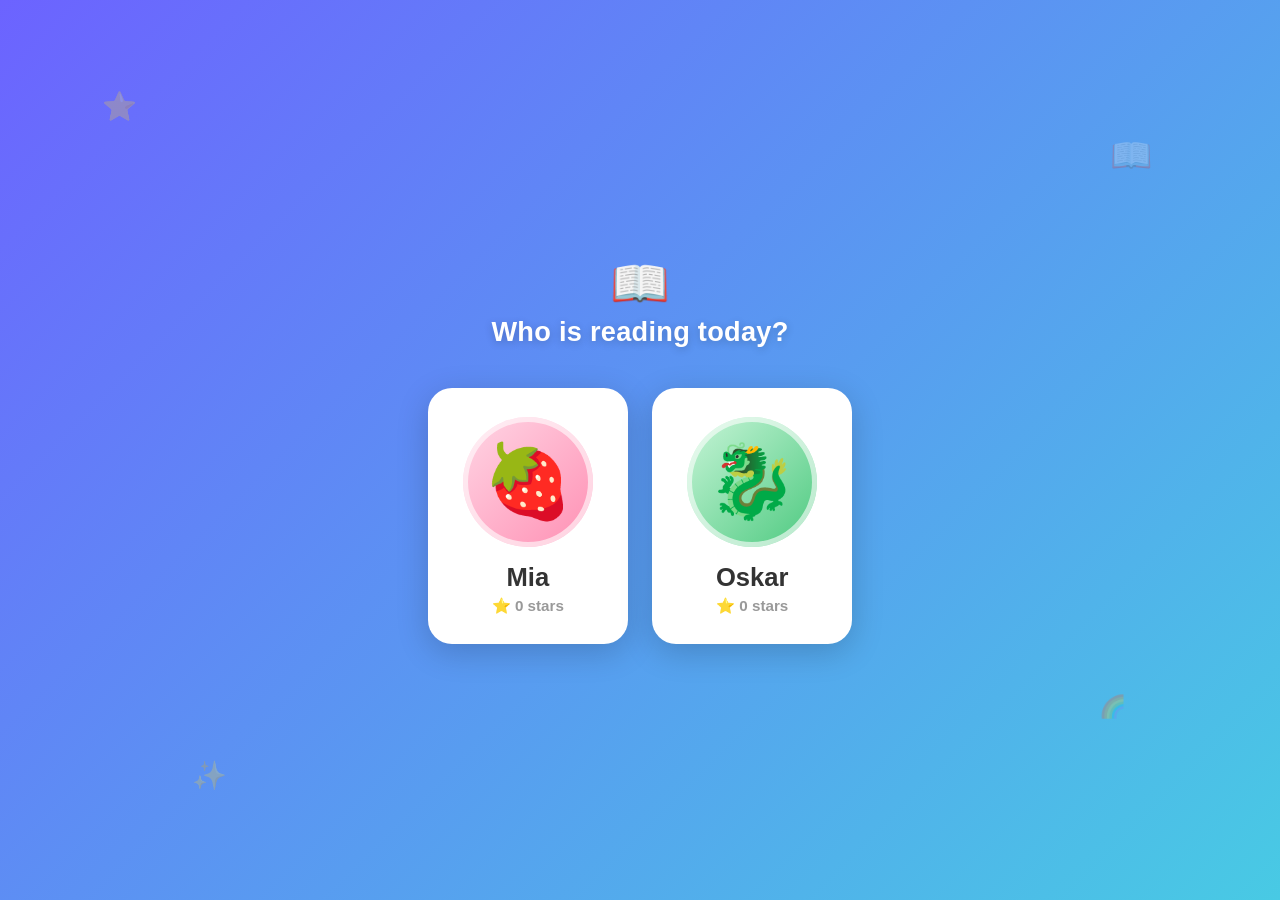
<file: index.html>
<!DOCTYPE html>
<html lang="en">
<head>
<meta charset="UTF-8">
<meta name="viewport" content="width=device-width,initial-scale=1">
<meta name="theme-color" content="#6c63ff">
<title>Little Reader</title>
<style>
  * { box-sizing: border-box; margin: 0; padding: 0; }
  body {
    min-height: 100vh; display: flex; flex-direction: column; align-items: center; justify-content: center;
    background: linear-gradient(135deg, #6C63FF 0%, #48CAE4 100%);
    font-family: 'Segoe UI', Arial, sans-serif;
    overflow: hidden; position: relative;
  }
  .decor { position: absolute; inset: 0; pointer-events: none; }
  .decor span { position: absolute; font-size: 28px; opacity: 0.25; animation: floaty 7s ease-in-out infinite; }
  .decor span:nth-child(1) { top: 10%; left: 8%; animation-delay: 0s; }
  .decor span:nth-child(2) { top: 15%; right: 10%; font-size: 34px; animation-delay: 1.5s; }
  .decor span:nth-child(3) { bottom: 12%; left: 15%; animation-delay: 3s; }
  .decor span:nth-child(4) { bottom: 20%; right: 12%; font-size: 22px; animation-delay: 4.5s; }
  @keyframes floaty { 0%,100% { transform: translateY(0) rotate(0deg); } 50% { transform: translateY(-14px) rotate(8deg); } }
  .logo { font-size: 3rem; text-align: center; margin-bottom: 0.25rem; }
  h1 { color: white; font-size: 1.7rem; margin-bottom: 2.5rem; text-align: center; text-shadow: 0 2px 8px rgba(0,0,0,0.2); letter-spacing: 0.01em; }
  .profiles { display: flex; gap: 1.5rem; flex-wrap: wrap; justify-content: center; padding: 0 1rem; }
  .profile {
    background: white; border-radius: 24px; padding: 1.8rem 2.2rem; text-align: center; cursor: pointer;
    box-shadow: 0 8px 32px rgba(0,0,0,0.18); transition: transform 0.15s, box-shadow 0.15s;
    text-decoration: none; display: block; min-width: 150px;
  }
  .profile:hover, .profile:active { transform: scale(1.06); box-shadow: 0 12px 40px rgba(0,0,0,0.25); }
  .avatar {
    width: 130px; height: 130px; border-radius: 50%; display: flex; align-items: center; justify-content: center;
    font-size: 4.5rem; margin: 0 auto 1rem; box-shadow: inset 0 0 0 5px rgba(255,255,255,0.6);
  }
  .mia .avatar { background: linear-gradient(135deg, #FFD6E5, #FF8FB3); }
  .oskar .avatar { background: linear-gradient(135deg, #C8F5D8, #4CC97F); }
  .name { font-size: 1.6rem; font-weight: 800; color: #333; }
  .stars { font-size: 0.95rem; font-weight: 700; color: #999; margin-top: 0.35rem; }
</style>
</head>
<body>
<div class="decor" aria-hidden="true"><span>⭐</span><span>📖</span><span>✨</span><span>🌈</span></div>
<div class="logo">📖</div>
<h1>Who is reading today?</h1>
<div class="profiles">
  <a href="app.html?name=Mia" class="profile mia">
    <div class="avatar">🍓</div>
    <div class="name">Mia</div>
    <div class="stars" id="stars-mia">⭐ 0 stars</div>
  </a>
  <a href="app.html?name=Oskar" class="profile oskar">
    <div class="avatar">🐉</div>
    <div class="name">Oskar</div>
    <div class="stars" id="stars-oskar">⭐ 0 stars</div>
  </a>
</div>
<script>
  function starsFor(name) {
    try {
      const raw = localStorage.getItem('lr_' + name + '_starsTotal');
      return raw === null ? 0 : JSON.parse(raw);
    } catch { return 0; }
  }
  document.getElementById('stars-mia').textContent = '⭐ ' + starsFor('Mia') + ' stars';
  document.getElementById('stars-oskar').textContent = '⭐ ' + starsFor('Oskar') + ' stars';
</script>
</body>
</html>
</file>
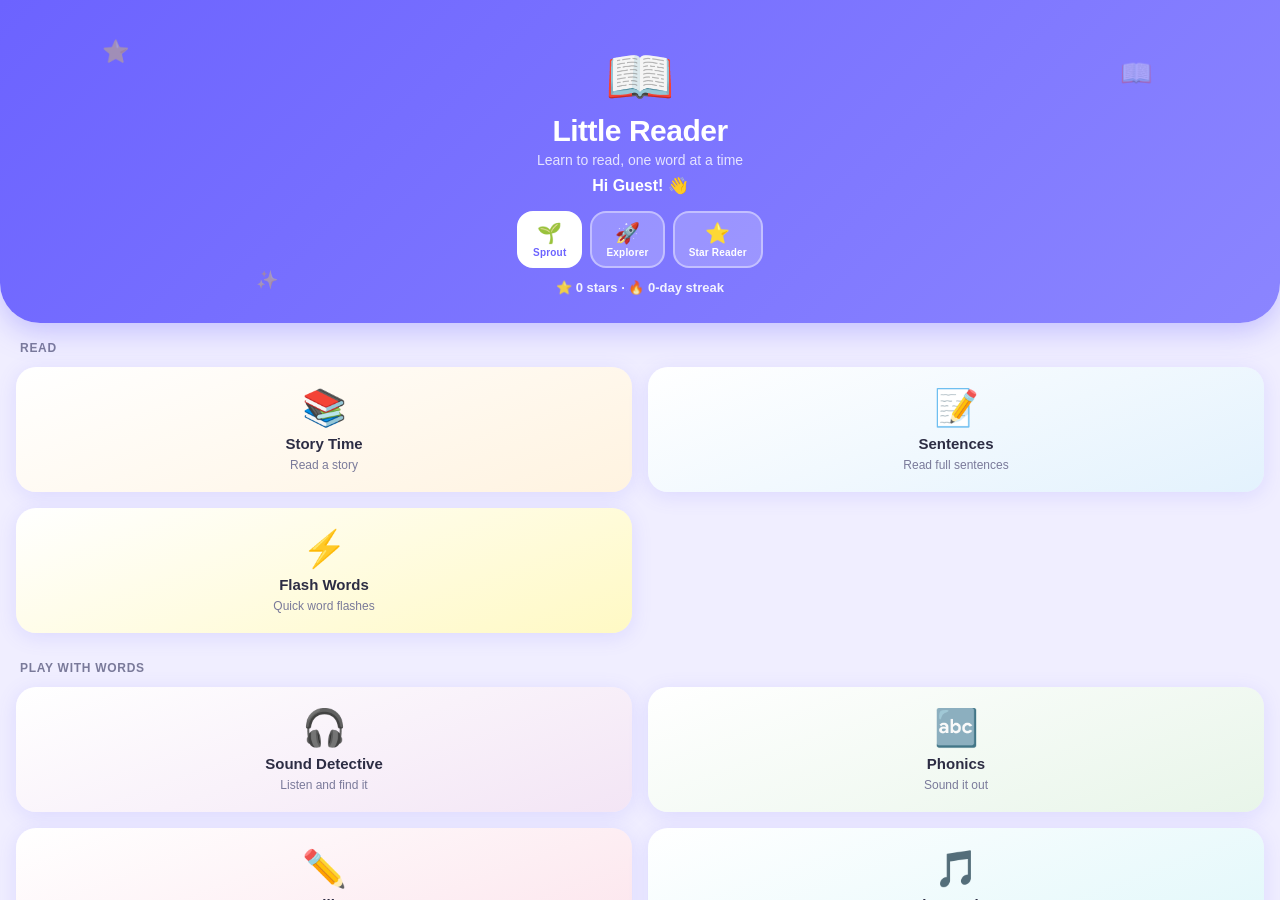
<file: app.html>
<!DOCTYPE html>
<html lang="en">
<head>
  <meta charset="UTF-8" />
  <meta name="viewport" content="width=device-width, initial-scale=1.0, user-scalable=no" />
  <meta name="theme-color" content="#6c63ff" />
  <meta name="apple-mobile-web-app-capable" content="yes" />
  <meta name="apple-mobile-web-app-status-bar-style" content="black-translucent" />
  <meta name="apple-mobile-web-app-title" content="Little Reader" />
  <title>Little Reader</title>
  <link rel="manifest" href="manifest.json" />
  <link rel="apple-touch-icon" href="icon-192.png" />
  <link rel="stylesheet" href="styles.css" />
</head>
<body>
  <div id="app">
    <div id="screen-home" class="screen active">
      <div class="home-header">
        <div class="header-decor" aria-hidden="true">
          <span class="decor-emoji d1">⭐</span>
          <span class="decor-emoji d2">📖</span>
          <span class="decor-emoji d3">✨</span>
        </div>
        <div class="app-logo">📖</div>
        <h1 class="app-title">Little Reader</h1>
        <p class="app-subtitle">Learn to read, one word at a time</p>
        <p id="profile-greeting" class="profile-greeting"></p>
        <div class="level-select" id="level-select">
          <button class="level-btn" data-level="1"><span class="level-emoji">🌱</span><span class="level-name">Sprout</span></button>
          <button class="level-btn" data-level="2"><span class="level-emoji">🚀</span><span class="level-name">Explorer</span></button>
          <button class="level-btn" data-level="3"><span class="level-emoji">⭐</span><span class="level-name">Star Reader</span></button>
        </div>
        <p id="home-stats" class="home-stats"></p>
      </div>
      <div class="mode-section-label">Read</div>
      <div class="mode-grid">
        <button class="mode-card" data-mode="story"><span class="mode-icon">📚</span><span class="mode-name">Story Time</span><span class="mode-desc">Read a story</span></button>
        <button class="mode-card" data-mode="sentences"><span class="mode-icon">📝</span><span class="mode-name">Sentences</span><span class="mode-desc">Read full sentences</span></button>
        <button class="mode-card" data-mode="flash"><span class="mode-icon">⚡</span><span class="mode-name">Flash Words</span><span class="mode-desc">Quick word flashes</span></button>
      </div>
      <div class="mode-section-label">Play with Words</div>
      <div class="mode-grid">
        <button class="mode-card" data-mode="sound-detective"><span class="mode-icon">🎧</span><span class="mode-name">Sound Detective</span><span class="mode-desc">Listen and find it</span></button>
        <button class="mode-card" data-mode="phonics"><span class="mode-icon">🔤</span><span class="mode-name">Phonics</span><span class="mode-desc">Sound it out</span></button>
        <button class="mode-card" data-mode="spelling"><span class="mode-icon">✏️</span><span class="mode-name">Spelling</span><span class="mode-desc">Tap the letters</span></button>
        <button class="mode-card" data-mode="rhyme"><span class="mode-icon">🎵</span><span class="mode-name">Rhyme Time</span><span class="mode-desc">Find the rhyme</span></button>
        <button class="mode-card" data-mode="cloze"><span class="mode-icon">🕳️</span><span class="mode-name">Missing Word</span><span class="mode-desc">Fill the blank</span></button>
        <button class="mode-card" data-mode="scramble"><span class="mode-icon">🧩</span><span class="mode-name">Sentence Scramble</span><span class="mode-desc">Put it in order</span></button>
      </div>
      <div class="progress-bar-container">
        <div class="progress-label">Today's progress</div>
        <div class="progress-track"><div class="progress-fill" id="daily-progress"></div></div>
        <div class="progress-count" id="progress-count">0 words today</div>
      </div>
      <button class="stickers-btn" id="btn-stickers">🏅 Sticker Book</button>
    </div>
    <div id="screen-game" class="screen">
      <div class="game-header">
        <button class="btn-back" id="btn-back">←</button>
        <div class="game-mode-title" id="game-mode-title">Sight Words</div>
        <div class="game-score" id="game-score">⭐ 0</div>
      </div>
      <div class="game-content" id="game-content"></div>
      <div class="game-controls" id="game-controls"></div>
      <div class="feedback-overlay" id="feedback-overlay">
        <div class="feedback-emoji" id="feedback-emoji">🎉</div>
        <div class="feedback-text" id="feedback-text">Great job!</div>
      </div>
    </div>
    <div id="screen-results" class="screen">
      <div class="results-content">
        <div class="results-trophy">🏆</div>
        <h2 class="results-title">Awesome!</h2>
        <div class="results-stats">
          <div class="stat-box"><div class="stat-number" id="result-correct">0</div><div class="stat-label">Correct</div></div>
          <div class="stat-box"><div class="stat-number" id="result-total">0</div><div class="stat-label">Total</div></div>
          <div class="stat-box"><div class="stat-number" id="result-stars">0</div><div class="stat-label">Stars ⭐</div></div>
        </div>
        <div class="results-message" id="results-message">Keep it up!</div>
        <button class="btn-primary" id="btn-play-again">Play Again</button>
        <button class="btn-secondary" id="btn-home">Home</button>
      </div>
    </div>
    <div id="screen-stickers" class="screen">
      <div class="game-header">
        <button class="btn-back" id="btn-stickers-back">←</button>
        <div class="game-mode-title">🏅 Sticker Book</div>
        <div class="game-header-spacer"></div>
      </div>
      <div class="sticker-screen-content">
        <div class="sticker-count" id="sticker-count">0 / 32 stickers found</div>
        <div class="sticker-grid" id="sticker-grid"></div>
      </div>
    </div>
  </div>
  <script src="data.js"></script>
  <script src="app.js"></script>
</body>
</html>
</file>
<file: styles.css>
/* ===== Reset & Base ===== */
*, *::before, *::after { box-sizing: border-box; margin: 0; padding: 0; }

:root {
  --purple: #6c63ff;
  --purple-light: #8b85ff;
  --accent: var(--purple);
  --accent-light: var(--purple-light);
  --green: #4caf50;
  --green-light: #66bb6a;
  --red: #ef5350;
  --orange: #ff9800;
  --yellow: #ffd600;
  --bg: #f0eeff;
  --card-bg: #ffffff;
  --text: #2d2d44;
  --text-muted: #7a7a9a;
  --radius: 20px;
  --shadow: 0 4px 20px rgba(108,99,255,0.15);
  --font-heading: 'Segoe UI', 'Helvetica Neue', Arial, sans-serif;
  --font-reading: 'Comic Sans MS', 'Comic Sans', 'Segoe UI', system-ui, sans-serif;
}

html, body {
  height: 100%;
  font-family: var(--font-heading);
  background: var(--bg);
  color: var(--text);
  overflow: hidden;
  touch-action: manipulation;
  -webkit-tap-highlight-color: transparent;
}

#app { height: 100vh; position: relative; overflow: hidden; }

.screen {
  position: absolute; inset: 0;
  display: flex; flex-direction: column;
  overflow-y: auto;
  opacity: 0; pointer-events: none;
  transform: translateY(20px);
  transition: opacity 0.25s ease, transform 0.25s ease;
}
.screen.active { opacity: 1; pointer-events: all; transform: translateY(0); }

/* ===== Home header ===== */
.home-header {
  position: relative; overflow: hidden; flex-shrink: 0;
  background: linear-gradient(135deg, var(--accent) 0%, var(--accent-light) 100%);
  padding: 44px 24px 28px;
  text-align: center;
  border-radius: 0 0 40px 40px;
  box-shadow: 0 8px 30px rgba(108,99,255,0.35);
}
.header-decor { position: absolute; inset: 0; pointer-events: none; }
.decor-emoji { position: absolute; font-size: 22px; opacity: 0.35; animation: floaty 6s ease-in-out infinite; }
.decor-emoji.d1 { top: 12%; left: 8%; animation-delay: 0s; }
.decor-emoji.d2 { top: 18%; right: 10%; font-size: 26px; animation-delay: 1.5s; }
.decor-emoji.d3 { bottom: 10%; left: 20%; font-size: 18px; animation-delay: 3s; }
@keyframes floaty { 0%,100% { transform: translateY(0) rotate(0deg); } 50% { transform: translateY(-10px) rotate(8deg); } }

.app-logo { font-size: 56px; margin-bottom: 4px; }
.app-title { font-size: 30px; font-weight: 800; color: #fff; letter-spacing: -0.5px; }
.app-subtitle { font-size: 14px; color: rgba(255,255,255,0.8); margin-top: 4px; }
.profile-greeting { color: #fff; font-size: 16px; font-weight: 700; margin-top: 8px; }

.level-select { display: flex; gap: 8px; justify-content: center; margin-top: 16px; }
.level-btn {
  background: rgba(255,255,255,0.22); border: 2px solid rgba(255,255,255,0.4); border-radius: 16px;
  padding: 8px 14px; display: flex; flex-direction: column; align-items: center; gap: 2px;
  cursor: pointer; color: #fff; transition: all 0.15s ease;
}
.level-emoji { font-size: 20px; }
.level-name { font-size: 10px; font-weight: 700; letter-spacing: 0.02em; }
.level-btn.active { background: #fff; color: var(--accent); border-color: #fff; }
.level-btn.active .level-name { color: var(--accent); }
.level-btn:active { transform: scale(0.94); }

.home-stats { color: rgba(255,255,255,0.9); font-size: 13px; font-weight: 600; margin-top: 12px; }

/* ===== Mode grid ===== */
.mode-section-label {
  padding: 18px 20px 2px; font-size: 12px; font-weight: 800; color: var(--text-muted);
  text-transform: uppercase; letter-spacing: 0.06em;
}
.mode-grid { display: grid; grid-template-columns: 1fr 1fr; gap: 16px; padding: 10px 16px; }
.mode-card {
  background: var(--card-bg); border: none; border-radius: var(--radius); padding: 20px 16px;
  display: flex; flex-direction: column; align-items: center; gap: 6px; cursor: pointer;
  box-shadow: var(--shadow); transition: transform 0.15s ease, box-shadow 0.15s ease;
}
.mode-card:active { transform: scale(0.96); box-shadow: 0 2px 8px rgba(0,0,0,0.1); }
.mode-icon { font-size: 36px; }
.mode-name { font-size: 15px; font-weight: 700; color: var(--text); }
.mode-desc { font-size: 12px; color: var(--text-muted); text-align: center; }

.mode-card[data-mode="story"] { background: linear-gradient(160deg, #fff, #fff3e0); }
.mode-card[data-mode="sentences"] { background: linear-gradient(160deg, #fff, #e3f2fd); }
.mode-card[data-mode="flash"] { background: linear-gradient(160deg, #fff, #fff9c4); }
.mode-card[data-mode="sound-detective"] { background: linear-gradient(160deg, #fff, #f3e5f5); }
.mode-card[data-mode="phonics"] { background: linear-gradient(160deg, #fff, #e8f5e9); }
.mode-card[data-mode="spelling"] { background: linear-gradient(160deg, #fff, #fce4ec); }
.mode-card[data-mode="rhyme"] { background: linear-gradient(160deg, #fff, #e0f7fa); }
.mode-card[data-mode="cloze"] { background: linear-gradient(160deg, #fff, #ede7f6); }
.mode-card[data-mode="scramble"] { background: linear-gradient(160deg, #fff, #fff3e0); }

.progress-bar-container { margin: 8px 16px 16px; background: var(--card-bg); border-radius: var(--radius); padding: 16px 20px; box-shadow: var(--shadow); }
.progress-label { font-size: 13px; font-weight: 600; color: var(--text-muted); margin-bottom: 10px; }
.progress-track { background: #e8e4ff; border-radius: 100px; height: 10px; overflow: hidden; }
.progress-fill { height: 100%; background: linear-gradient(90deg, var(--accent), var(--accent-light)); border-radius: 100px; width: 0%; transition: width 0.5s ease; }
.progress-count { font-size: 12px; color: var(--text-muted); margin-top: 8px; text-align: right; }

.stickers-btn {
  display: block; margin: 0 16px 28px; background: linear-gradient(135deg, #FFD54F, #FFB300);
  border: none; border-radius: 50px; padding: 14px; font-size: 15px; font-weight: 800; color: #7a5200;
  cursor: pointer; box-shadow: 0 6px 18px rgba(255,179,0,0.35); width: calc(100% - 32px);
}
.stickers-btn:active { transform: scale(0.97); }

/* ===== Game header ===== */
.game-header { display: flex; align-items: center; justify-content: space-between; padding: 16px 20px; background: var(--card-bg); box-shadow: 0 2px 12px rgba(0,0,0,0.06); position: sticky; top: 0; z-index: 10; }
.btn-back { background: var(--bg); border: none; border-radius: 50%; width: 40px; height: 40px; font-size: 18px; cursor: pointer; display: flex; align-items: center; justify-content: center; color: var(--accent); }
.game-header-spacer { width: 40px; height: 40px; }
.game-mode-title { font-size: 16px; font-weight: 700; }
.game-score { font-size: 15px; font-weight: 600; color: var(--orange); }
.game-content { flex: 1; display: flex; flex-direction: column; align-items: center; justify-content: center; padding: 24px 20px; gap: 24px; }

/* ===== Word / sentence cards ===== */
.word-card { background: var(--card-bg); border-radius: 28px; padding: 40px 48px; box-shadow: var(--shadow); text-align: center; width: 100%; max-width: 320px; font-family: var(--font-reading); }
.word-hint { font-size: 14px; color: var(--text-muted); margin-top: 12px; }
.word-emoji { font-size: 48px; margin-bottom: 8px; display: block; }
.detective-emoji { font-size: 56px; margin-bottom: 8px; }

.options-grid { display: grid; grid-template-columns: 1fr 1fr; gap: 12px; width: 100%; }
.option-btn { background: var(--card-bg); border: 3px solid transparent; border-radius: 16px; padding: 18px 12px; font-size: 22px; font-weight: 700; color: var(--text); cursor: pointer; text-align: center; box-shadow: var(--shadow); transition: all 0.15s ease; font-family: var(--font-reading); }
.option-btn:active { transform: scale(0.97); }
.option-btn.correct { background: #e8f5e9; border-color: var(--green); color: var(--green); }
.option-btn.wrong { background: #ffebee; border-color: var(--red); color: var(--red); }
.option-btn:disabled { cursor: default; }

.sentence-card { background: var(--card-bg); border-radius: 24px; padding: 28px 24px; box-shadow: var(--shadow); width: 100%; max-width: 480px; margin: 0 auto; }
.sentence-text { font-family: var(--font-reading); font-size: 28px; line-height: 1.65; letter-spacing: 0.02em; color: var(--text); text-align: center; }
.sentence-word { display: inline-block; cursor: pointer; border-radius: 6px; padding: 2px 4px; transition: background 0.15s; }
.sentence-word.current { background: var(--yellow); border-radius: 6px; }
.sentence-word.read { color: var(--accent); }
.cloze-text { font-size: 22px; font-weight: 600; }
.story-page-emoji { font-size: 48px; text-align: center; margin-bottom: 16px; }
.story-question { font-family: var(--font-reading); font-size: 20px; font-weight: 700; text-align: center; }

/* ===== Spelling ===== */
.spelling-target { font-family: var(--font-reading); font-size: 20px; font-weight: 600; color: var(--text-muted); text-align: center; }
.spelling-letters-display { display: flex; gap: 8px; justify-content: center; flex-wrap: wrap; min-height: 56px; align-items: center; }
.letter-slot { width: 48px; height: 56px; border-bottom: 3px solid var(--accent); display: flex; align-items: center; justify-content: center; font-size: 28px; font-weight: 700; color: var(--accent); transition: border-color 0.2s; font-family: var(--font-reading); }
.letter-slot.filled { border-color: var(--green); color: var(--text); }
.letter-choices { display: flex; gap: 10px; flex-wrap: wrap; justify-content: center; }
.letter-btn { width: 52px; height: 52px; background: var(--card-bg); border: 2px solid #ddd; border-radius: 12px; font-size: 22px; font-weight: 700; cursor: pointer; box-shadow: var(--shadow); transition: all 0.15s; font-family: var(--font-reading); }
.letter-btn:active { transform: scale(0.92); }
.letter-btn:disabled { opacity: 0.3; }
.spelling-hint { font-size: 14px; color: var(--accent); margin-top: 4px; font-weight: 600; min-height: 18px; }

/* ===== Phonics ===== */
.phonics-card { background: var(--card-bg); border-radius: 28px; padding: 32px 24px; box-shadow: var(--shadow); text-align: center; width: 100%; }
.phonics-chunks { display: flex; gap: 6px; justify-content: center; flex-wrap: wrap; margin-bottom: 12px; }
.phonics-chunk { font-family: var(--font-reading); font-size: 36px; font-weight: 800; padding: 8px 14px; border-radius: 14px; cursor: pointer; transition: transform 0.15s, background 0.15s; }
.phonics-chunk:nth-child(1) { background: #ffe0e0; color: #c62828; }
.phonics-chunk:nth-child(2) { background: #e0f0ff; color: #1565c0; }
.phonics-chunk:nth-child(3) { background: #e0ffe4; color: #2e7d32; }
.phonics-chunk:nth-child(4) { background: #fff8e0; color: #e65100; }
.phonics-chunk:active { transform: scale(0.92); }
.phonics-full { font-size: 15px; color: var(--text-muted); margin-top: 8px; }

/* ===== Sentence Scramble ===== */
.scramble-build-row { display: flex; gap: 8px; flex-wrap: wrap; justify-content: center; min-height: 56px; padding: 12px; background: #f3f1ff; border-radius: 16px; width: 100%; max-width: 420px; align-items: center; }
.scramble-build-row.shake { animation: shakeRow 0.5s; }
@keyframes shakeRow { 0%,100% { transform: translateX(0); } 20% { transform: translateX(-8px); } 40% { transform: translateX(8px); } 60% { transform: translateX(-6px); } 80% { transform: translateX(6px); } }
.scramble-pool { display: flex; gap: 8px; flex-wrap: wrap; justify-content: center; margin-top: 16px; max-width: 420px; }
.scramble-chip { font-family: var(--font-reading); background: var(--card-bg); border: 2px solid #ddd; border-radius: 12px; padding: 10px 16px; font-size: 18px; font-weight: 700; cursor: pointer; box-shadow: var(--shadow); }
.scramble-chip.placed { background: var(--accent); color: #fff; border-color: var(--accent); }
.scramble-chip:active { transform: scale(0.94); }
.scramble-slot-empty { width: 44px; height: 40px; border-bottom: 3px dashed #c9c3ff; border-radius: 4px; }

/* ===== Rhyme Time & shared icon buttons ===== */
.rhyme-prompt { font-family: var(--font-reading); font-size: 20px; margin-top: 8px; }
.btn-icon-inline { background: none; border: none; font-size: 17px; font-weight: 700; color: var(--accent); cursor: pointer; padding: 6px 10px; }

/* ===== Flash Words ===== */
.flash-stage { font-family: var(--font-reading); font-size: 56px; font-weight: 800; text-align: center; min-height: 120px; display: flex; align-items: center; justify-content: center; opacity: 0; transition: opacity 0.15s ease; color: var(--accent); }
.flash-stage.flash-visible { opacity: 1; }

/* ===== Story select ===== */
.story-select-grid { display: grid; grid-template-columns: 1fr 1fr; gap: 14px; width: 100%; }
.story-select-card { background: var(--card-bg); border: none; border-radius: 20px; padding: 20px 12px; display: flex; flex-direction: column; align-items: center; gap: 8px; box-shadow: var(--shadow); cursor: pointer; }
.story-select-card:active { transform: scale(0.96); }
.story-select-emoji { font-size: 40px; }
.story-select-title { font-size: 14px; font-weight: 700; text-align: center; }

/* ===== Buttons ===== */
.btn-continue { background: linear-gradient(135deg, var(--accent), var(--accent-light)); color: #fff; border: none; border-radius: 50px; padding: 18px 48px; font-size: 18px; font-weight: 700; cursor: pointer; width: 100%; max-width: 300px; box-shadow: 0 6px 20px rgba(108,99,255,0.4); transition: transform 0.15s, box-shadow 0.15s; }
.btn-continue:active { transform: scale(0.97); box-shadow: 0 3px 10px rgba(108,99,255,0.3); }

.progress-dots { display: flex; gap: 6px; justify-content: center; }
.dot { width: 10px; height: 10px; border-radius: 50%; background: #ddd; transition: background 0.2s, transform 0.2s; }
.dot.done { background: var(--green); transform: scale(1.1); }
.dot.current { background: var(--accent); transform: scale(1.2); }

.feedback-overlay { position: absolute; inset: 0; display: flex; flex-direction: column; align-items: center; justify-content: center; gap: 12px; pointer-events: none; opacity: 0; transition: opacity 0.2s; z-index: 50; }
.feedback-overlay.show { opacity: 1; pointer-events: all; }
.feedback-emoji { font-size: 80px; animation: bounce 0.4s ease; }
.feedback-text { font-size: 28px; font-weight: 800; color: #fff; text-shadow: 0 2px 8px rgba(0,0,0,0.2); text-align: center; padding: 0 24px; }
@keyframes bounce { 0% { transform: scale(0.5); } 60% { transform: scale(1.15); } 100% { transform: scale(1); } }

.game-controls { padding: 0 20px 32px; display: flex; flex-direction: column; align-items: center; gap: 12px; }

/* ===== Flying star ===== */
.flying-star { position: fixed; font-size: 22px; z-index: 200; pointer-events: none; left: 0; top: 0; transform: translate(-50%,-50%) scale(1); opacity: 1; transition: transform 0.6s cubic-bezier(.2,.8,.3,1), opacity 0.6s ease; }
.flying-star.fly { transform: translate(calc(-50% + var(--dx)), calc(-50% + var(--dy))) scale(0.4); opacity: 0.2; }

/* ===== Results ===== */
#screen-results { align-items: center; justify-content: center; }
.results-content { text-align: center; padding: 40px 24px; display: flex; flex-direction: column; align-items: center; gap: 20px; }
.results-trophy { font-size: 80px; }
.results-title { font-size: 36px; font-weight: 800; color: var(--accent); }
.results-stats { display: flex; gap: 20px; }
.stat-box { background: var(--card-bg); border-radius: 20px; padding: 16px 24px; box-shadow: var(--shadow); min-width: 80px; animation: statPop 0.4s ease backwards; }
.stat-box:nth-child(1) { animation-delay: 0.1s; }
.stat-box:nth-child(2) { animation-delay: 0.25s; }
.stat-box:nth-child(3) { animation-delay: 0.4s; }
@keyframes statPop { 0% { transform: scale(0.5); opacity: 0; } 70% { transform: scale(1.1); opacity: 1; } 100% { transform: scale(1); } }
.stat-number { font-size: 32px; font-weight: 800; color: var(--accent); }
.stat-label { font-size: 13px; color: var(--text-muted); margin-top: 4px; }
.results-message { font-size: 18px; color: var(--text-muted); }
.btn-primary { background: linear-gradient(135deg, var(--accent), var(--accent-light)); color: #fff; border: none; border-radius: 50px; padding: 16px 48px; font-size: 18px; font-weight: 700; cursor: pointer; width: 240px; box-shadow: 0 6px 20px rgba(108,99,255,0.4); }
.btn-secondary { background: transparent; border: 2px solid var(--accent); color: var(--accent); border-radius: 50px; padding: 14px 48px; font-size: 16px; font-weight: 600; cursor: pointer; width: 240px; }

/* ===== Sticker book ===== */
.sticker-screen-content { padding: 24px 20px; flex: 1; display: flex; flex-direction: column; align-items: center; }
.sticker-count { font-weight: 700; color: var(--text-muted); margin-bottom: 18px; }
.sticker-grid { display: grid; grid-template-columns: repeat(4, 1fr); gap: 14px; max-width: 360px; width: 100%; }
.sticker-cell { aspect-ratio: 1; background: var(--card-bg); border-radius: 16px; display: flex; align-items: center; justify-content: center; font-size: 28px; box-shadow: var(--shadow); opacity: 0.5; filter: grayscale(1); }
.sticker-cell.owned { opacity: 1; filter: none; box-shadow: 0 4px 16px rgba(255,193,7,0.4); animation: stickerPop 0.4s ease; }
@keyframes stickerPop { 0% { transform: scale(0.6); } 60% { transform: scale(1.15); } 100% { transform: scale(1); } }

/* ===== Confetti ===== */
.confetti-piece { position: fixed; width: 10px; height: 10px; border-radius: 2px; pointer-events: none; z-index: 999; animation: confetti-fall 1.2s ease-in forwards; }
@keyframes confetti-fall { 0% { transform: translateY(-20px) rotate(0deg); opacity: 1; } 100% { transform: translateY(100vh) rotate(720deg); opacity: 0; } }
</file>
